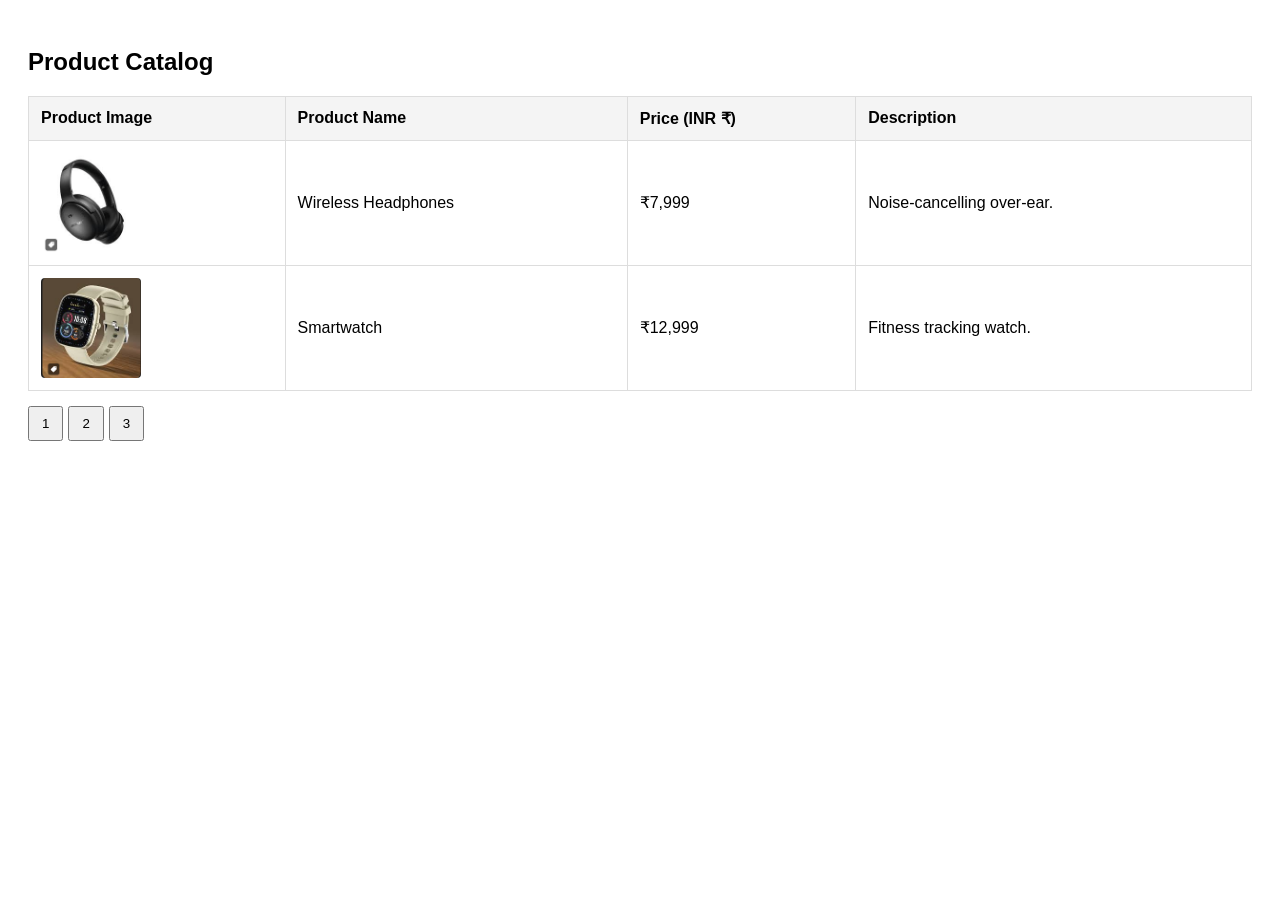
<file: WAAD MAIN/w1/index.html>
<!DOCTYPE html>
<html lang="en">
<head>
    <link rel="stylesheet" href="style.css">
    <title>Product Catalog</title>
</head>
<body>

    <h2>Product Catalog</h2>
    
    <div class="table-container">
        <table id="productTable">
            <thead>
                <tr>
                    <th>Product Image</th>
                    <th>Product Name</th>
                    <th>Price (INR ₹)</th>
                    <th>Description</th>
                </tr>
            </thead>
            <tbody id="tableBody">
                </tbody>
        </table>
    </div>

    <div id="pagination" class="pagination"></div>

    <script src="script.js"></script>
</body>
</html>
</file>
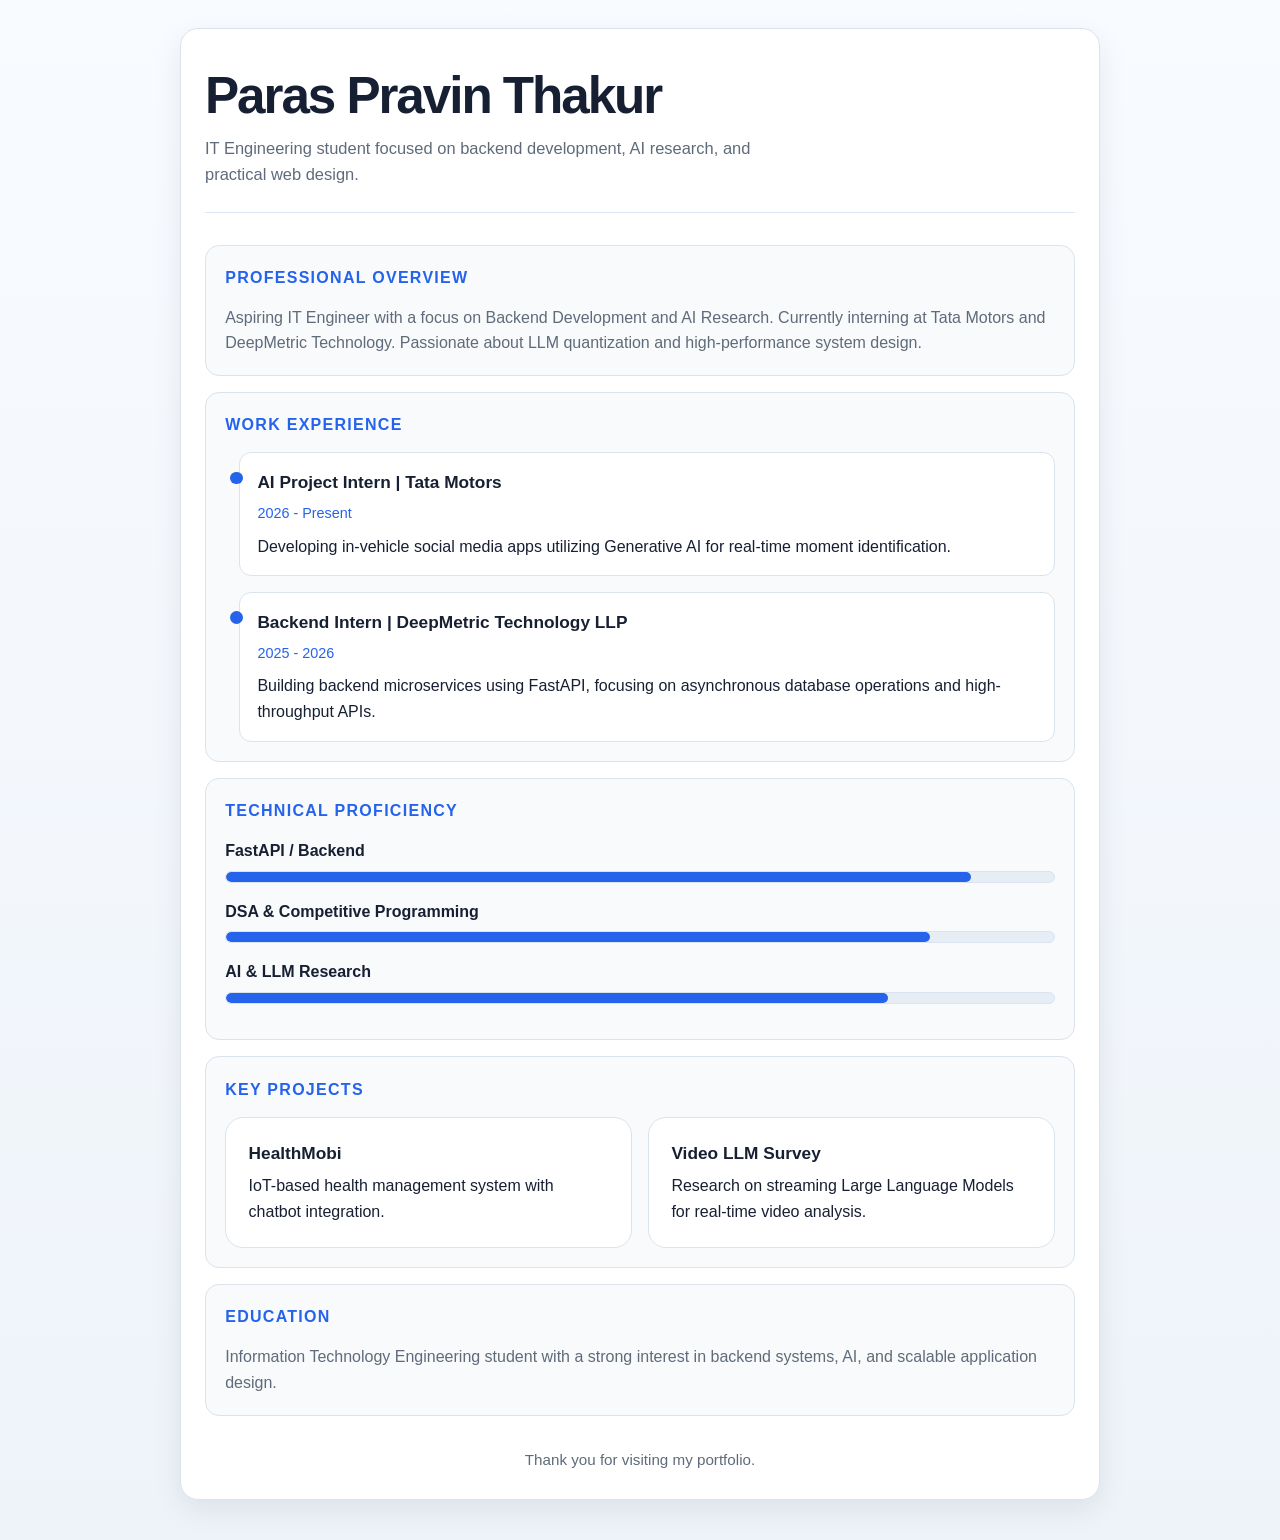
<file: WAAD MAIN/w2/index.html>
<!DOCTYPE html>
<html lang="en">
<head>
    <meta charset="UTF-8">
    <meta name="viewport" content="width=device-width, initial-scale=1.0">
    <title>Paras Pravin Thakur | Portfolio</title>
    <link rel="stylesheet" href="style.css">
</head>
<body>

    <main class="content">
        <header>
            <h1>Paras Pravin Thakur</h1>
            <p>IT Engineering student focused on backend development, AI research, and practical web design.</p>
        </header>

        <section id="about">
            <h2>Professional Overview</h2>
            <p>Aspiring IT Engineer with a focus on Backend Development and AI Research. Currently interning at Tata Motors and DeepMetric Technology. Passionate about LLM quantization and high-performance system design.</p>
        </section>

        <section id="experience">
            <h2>Work Experience</h2>
            <div class="timeline-container">
                <article class="timeline-item">
                    <h3>AI Project Intern | Tata Motors</h3>
                    <p class="date">2026 - Present</p>
                    <p>Developing in-vehicle social media apps utilizing Generative AI for real-time moment identification.</p>
                </article>
                <article class="timeline-item">
                    <h3>Backend Intern | DeepMetric Technology LLP</h3>
                    <p class="date">2025 - 2026</p>
                    <p>Building backend microservices using FastAPI, focusing on asynchronous database operations and high-throughput APIs.</p>
                </article>
            </div>
        </section>

        <section id="skills">
            <h2>Technical Proficiency</h2>
            <div class="skill-bar">
                <span>FastAPI / Backend</span>
                <div class="bar"><div class="fill" style="width: 90%;"></div></div>
            </div>
            <div class="skill-bar">
                <span>DSA & Competitive Programming</span>
                <div class="bar"><div class="fill" style="width: 85%;"></div></div>
            </div>
            <div class="skill-bar">
                <span>AI & LLM Research</span>
                <div class="bar"><div class="fill" style="width: 80%;"></div></div>
            </div>
        </section>

        <section id="projects">
            <h2>Key Projects</h2>
            <div class="project-grid">
                <div class="project-card">
                    <h3>HealthMobi</h3>
                    <p>IoT-based health management system with chatbot integration.</p>
                </div>
                <div class="project-card">
                    <h3>Video LLM Survey</h3>
                    <p>Research on streaming Large Language Models for real-time video analysis.</p>
                </div>
            </div>
        </section>

        <section id="education">
            <h2>Education</h2>
            <p>Information Technology Engineering student with a strong interest in backend systems, AI, and scalable application design.</p>
        </section>

        <footer>
            <p>Thank you for visiting my portfolio.</p>
        </footer>
    </main>

</body>
</html>
</file>
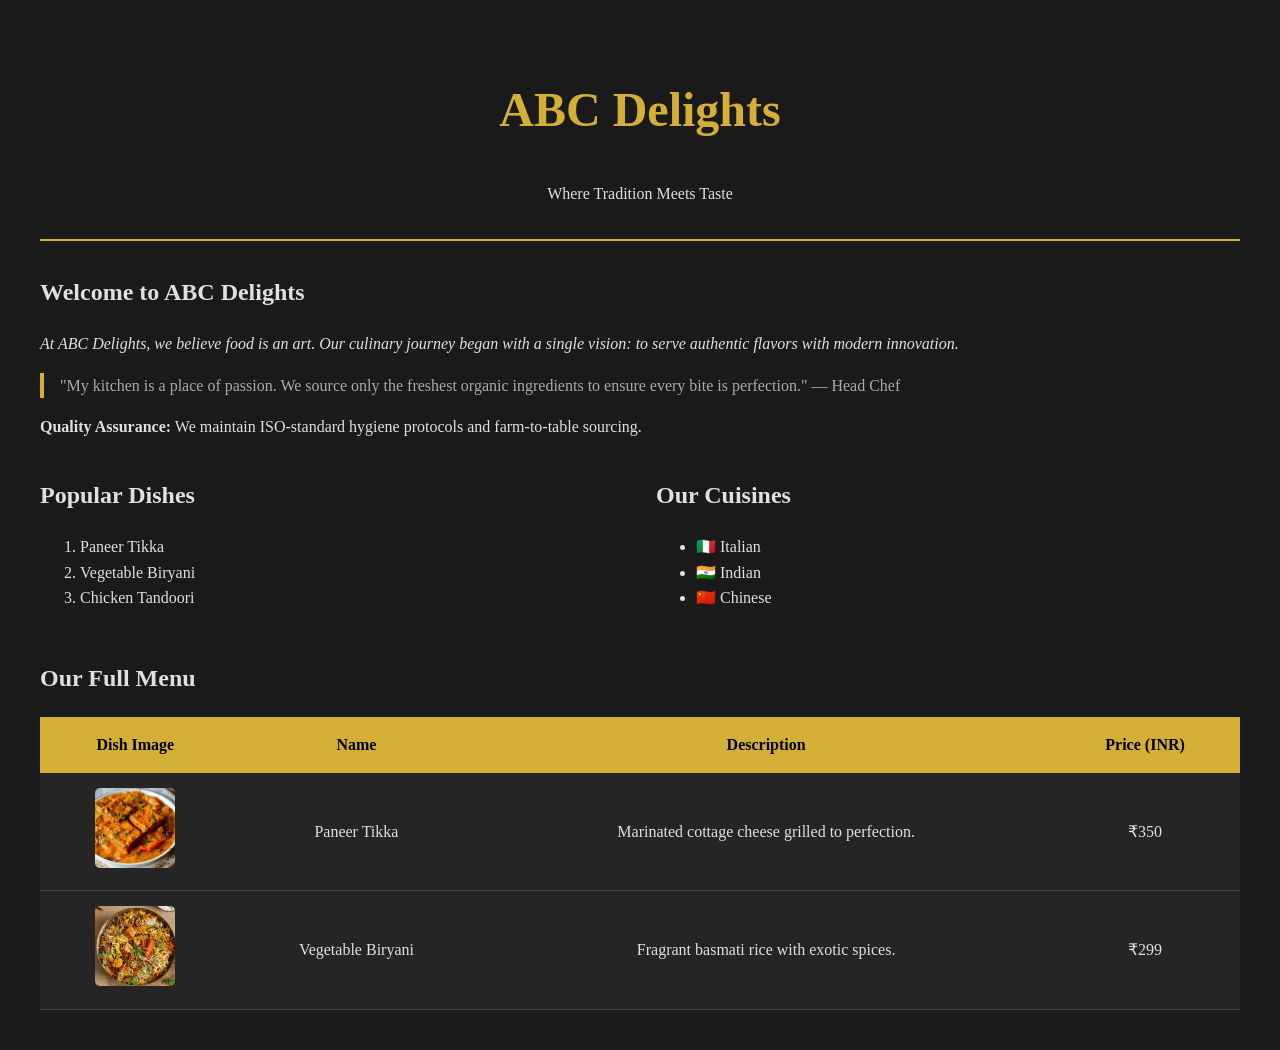
<file: WAAD MAIN/w3/index.html>
<!doctype html>
<html lang="en">
  <head>
    <meta charset="UTF-8" />
    <meta name="viewport" content="width=device-width, initial-scale=1.0" />
    <title>ABC Delights | Menu</title>
    <link rel="stylesheet" href="style.css" />
  </head>
  <body>
    <header>
      <h1>ABC Delights</h1>
      <p>Where Tradition Meets Taste</p>
    </header>

    <main>
      <section id="intro">
        <h2>Welcome to ABC Delights</h2>
        <p class="intro-text">
          At ABC Delights, we believe food is an art. Our culinary journey began
          with a single vision: to serve authentic flavors with modern
          innovation.
        </p>
        <blockquote>
          "My kitchen is a place of passion. We source only the freshest organic
          ingredients to ensure every bite is perfection." — Head Chef
        </blockquote>
        <p>
          <strong>Quality Assurance:</strong> We maintain ISO-standard hygiene
          protocols and farm-to-table sourcing.
        </p>
      </section>

      <div class="info-grid">
        <section>
          <h2>Popular Dishes</h2>
          <ol>
            <li>Paneer Tikka</li>
            <li>Vegetable Biryani</li>
            <li>Chicken Tandoori</li>
          </ol>
        </section>
        <section>
          <h2>Our Cuisines</h2>
          <ul>
            <li>🇮🇹 Italian</li>
            <li>🇮🇳 Indian</li>
            <li>🇨🇳 Chinese</li>
          </ul>
        </section>
      </div>

      <section id="menu">
        <h2>Our Full Menu</h2>
        <table>
          <thead>
            <tr>
              <th>Dish Image</th>
              <th>Name</th>
              <th>Description</th>
              <th>Price (INR)</th>
            </tr>
          </thead>
          <tbody>
            <tr>
              <td><img src="paneer.jpg" alt="Paneer Tikka" /></td>
              <td>Paneer Tikka</td>
              <td>Marinated cottage cheese grilled to perfection.</td>
              <td>₹350</td>
            </tr>
            <tr>
              <td><img src="biryani.jpg" alt="Biryani" /></td>
              <td>Vegetable Biryani</td>
              <td>Fragrant basmati rice with exotic spices.</td>
              <td>₹299</td>
            </tr>
          </tbody>
        </table>
      </section>
    </main>
  </body>
</html>
</file>
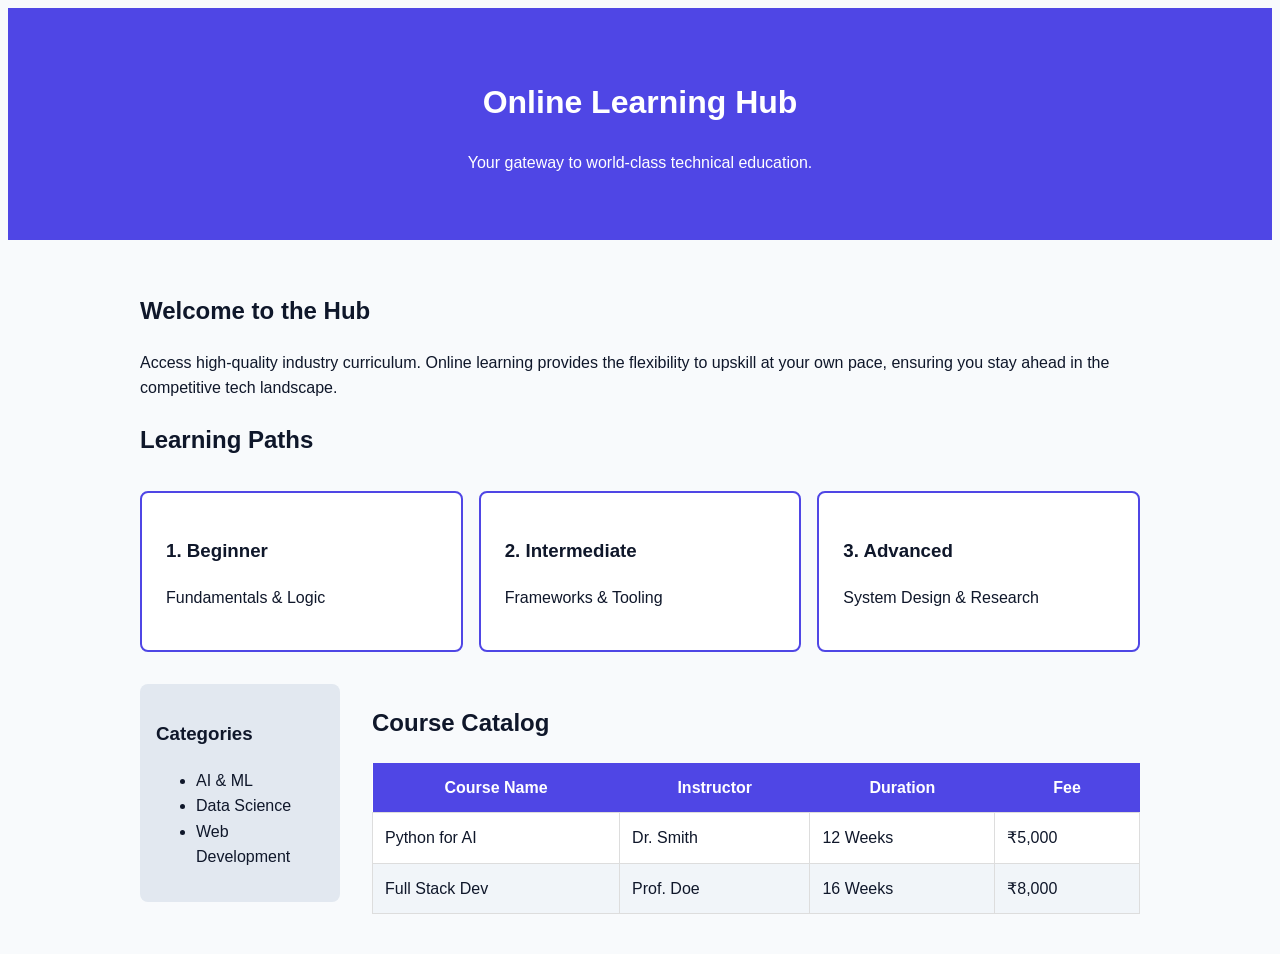
<file: WAAD MAIN/w4/index.html>
<!DOCTYPE html>
<html lang="en">
<head>
    <meta charset="UTF-8">
    <title>Online Learning Hub</title>
    <link rel="stylesheet" href="style.css">
</head>
<body>

    <header>
        <h1>Online Learning Hub</h1>
        <p>Your gateway to world-class technical education.</p>
    </header>

    <main class="container">
        <section id="intro">
            <h2>Welcome to the Hub</h2>
            <p>Access high-quality industry curriculum. Online learning provides the flexibility to upskill at your own pace, ensuring you stay ahead in the competitive tech landscape.</p>
        </section>

        <section id="paths">
            <h2>Learning Paths</h2>
            <div class="path-grid">
                <div class="path-card"><h3>1. Beginner</h3><p>Fundamentals & Logic</p></div>
                <div class="path-card"><h3>2. Intermediate</h3><p>Frameworks & Tooling</p></div>
                <div class="path-card"><h3>3. Advanced</h3><p>System Design & Research</p></div>
            </div>
        </section>

        <section id="courses">
            <div class="content-wrapper">
                <aside class="sidebar">
                    <h3>Categories</h3>
                    <ul>
                        <li>AI & ML</li>
                        <li>Data Science</li>
                        <li>Web Development</li>
                    </ul>
                </aside>

                <article class="table-area">
                    <h2>Course Catalog</h2>
                    <table>
                        <thead>
                            <tr>
                                <th>Course Name</th>
                                <th>Instructor</th>
                                <th>Duration</th>
                                <th>Fee</th>
                            </tr>
                        </thead>
                        <tbody>
                            <tr>
                                <td>Python for AI</td>
                                <td>Dr. Smith</td>
                                <td>12 Weeks</td>
                                <td>₹5,000</td>
                            </tr>
                            <tr>
                                <td>Full Stack Dev</td>
                                <td>Prof. Doe</td>
                                <td>16 Weeks</td>
                                <td>₹8,000</td>
                            </tr>
                        </tbody>
                    </table>
                </article>
            </div>
        </section>
    </main>

</body>
</html>
</file>
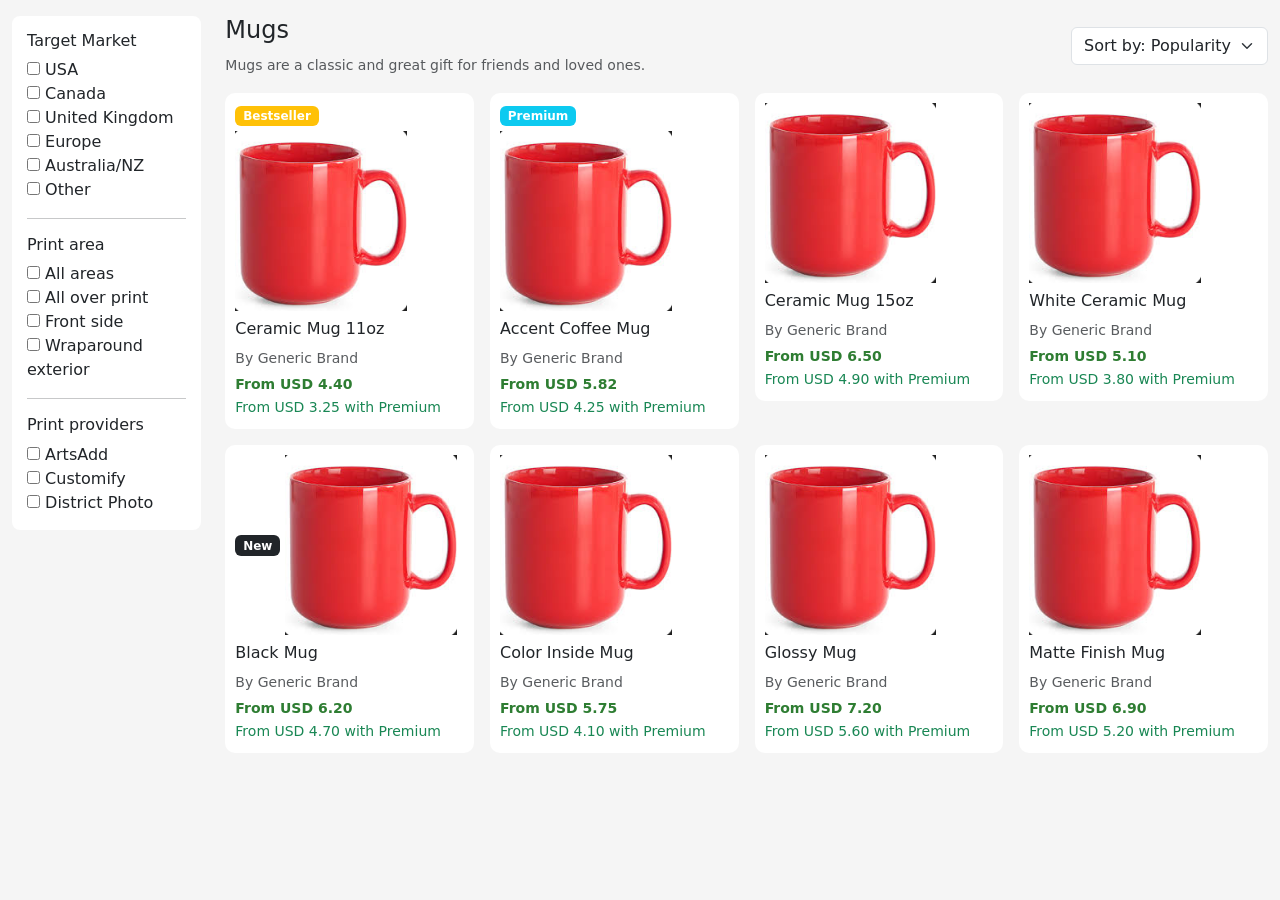
<file: WAAD MAIN/w5/index.html>
<!doctype html>
<html lang="en">
  <head>
    <meta charset="UTF-8" />
    <meta name="viewport" content="width=device-width, initial-scale=1" />
    <title>Mugs Listing</title>

    <link
      href="https://cdn.jsdelivr.net/npm/bootstrap@5.3.0/dist/css/bootstrap.min.css"
      rel="stylesheet"
    />

    <style>
      body {
        background: #f5f5f5;
      }

      .sidebar {
        background: white;
        padding: 15px;
        border-radius: 8px;
      }

      .product-card {
        background: white;
        border-radius: 10px;
        padding: 10px;
        transition: 0.2s;
      }

      .product-card:hover {
        transform: scale(1.02);
      }

      .product-img {
        height: 180px;
        object-fit: contain;
      }

      .badge-custom {
        font-size: 12px;
        margin-bottom: 5px;
      }

      .price {
        color: #2e7d32;
        font-weight: bold;
        font-size: 14px;
      }
    </style>
  </head>

  <body>
    <div class="container-fluid mt-3">
      <div class="row">
        <!-- Sidebar -->
        <div class="col-lg-2 col-md-3 mb-3">
          <div class="sidebar">
            <h6>Target Market</h6>
            <div><input type="checkbox" /> USA</div>
            <div><input type="checkbox" /> Canada</div>
            <div><input type="checkbox" /> United Kingdom</div>
            <div><input type="checkbox" /> Europe</div>
            <div><input type="checkbox" /> Australia/NZ</div>
            <div><input type="checkbox" /> Other</div>

            <hr />

            <h6>Print area</h6>
            <div><input type="checkbox" /> All areas</div>
            <div><input type="checkbox" /> All over print</div>
            <div><input type="checkbox" /> Front side</div>
            <div><input type="checkbox" /> Wraparound exterior</div>

            <hr />

            <h6>Print providers</h6>
            <div><input type="checkbox" /> ArtsAdd</div>
            <div><input type="checkbox" /> Customify</div>
            <div><input type="checkbox" /> District Photo</div>
          </div>
        </div>

        <!-- Main Content -->
        <div class="col-lg-10 col-md-9">
          <!-- Header -->
          <div class="d-flex justify-content-between align-items-center mb-3">
            <div>
              <h4>Mugs</h4>
              <small class="text-muted">
                Mugs are a classic and great gift for friends and loved ones.
              </small>
            </div>

            <!-- Sort -->
            <select class="form-select w-auto">
              <option>Sort by: Popularity</option>
              <option>Price Low to High</option>
              <option>Price High to Low</option>
            </select>
          </div>

          <!-- Product Grid -->
          <div class="row g-3">
            <!-- Product 1 -->
            <div class="col-lg-3 col-md-4 col-sm-6">
              <div class="product-card">
                <span class="badge bg-warning badge-custom">Bestseller</span>
                <img src="image.png" class="img-fluid product-img" />
                <h6 class="mt-2">Ceramic Mug 11oz</h6>
                <small class="text-muted">By Generic Brand</small>
                <div class="price mt-1">From USD 4.40</div>
                <small class="text-success">From USD 3.25 with Premium</small>
              </div>
            </div>

            <!-- Product 2 -->
            <div class="col-lg-3 col-md-4 col-sm-6">
              <div class="product-card">
                <span class="badge bg-info badge-custom">Premium</span>
                <img src="image.png" class="img-fluid product-img" />
                <h6 class="mt-2">Accent Coffee Mug</h6>
                <small class="text-muted">By Generic Brand</small>
                <div class="price mt-1">From USD 5.82</div>
                <small class="text-success">From USD 4.25 with Premium</small>
              </div>
            </div>

            <!-- Product 3 -->
            <div class="col-lg-3 col-md-4 col-sm-6">
              <div class="product-card">
                <img src="image.png" class="img-fluid product-img" />
                <h6 class="mt-2">Ceramic Mug 15oz</h6>
                <small class="text-muted">By Generic Brand</small>
                <div class="price mt-1">From USD 6.50</div>
                <small class="text-success">From USD 4.90 with Premium</small>
              </div>
            </div>

            <!-- Product 4 -->
            <div class="col-lg-3 col-md-4 col-sm-6">
              <div class="product-card">
                <img src="image.png" class="img-fluid product-img" />
                <h6 class="mt-2">White Ceramic Mug</h6>
                <small class="text-muted">By Generic Brand</small>
                <div class="price mt-1">From USD 5.10</div>
                <small class="text-success">From USD 3.80 with Premium</small>
              </div>
            </div>

            <!-- Product 5 -->
            <div class="col-lg-3 col-md-4 col-sm-6">
              <div class="product-card">
                <span class="badge bg-dark badge-custom">New</span>
                <img src="image.png" class="img-fluid product-img" />
                <h6 class="mt-2">Black Mug</h6>
                <small class="text-muted">By Generic Brand</small>
                <div class="price mt-1">From USD 6.20</div>
                <small class="text-success">From USD 4.70 with Premium</small>
              </div>
            </div>

            <!-- Product 6 -->
            <div class="col-lg-3 col-md-4 col-sm-6">
              <div class="product-card">
                <img src="image.png" class="img-fluid product-img" />
                <h6 class="mt-2">Color Inside Mug</h6>
                <small class="text-muted">By Generic Brand</small>
                <div class="price mt-1">From USD 5.75</div>
                <small class="text-success">From USD 4.10 with Premium</small>
              </div>
            </div>

            <!-- Product 7 -->
            <div class="col-lg-3 col-md-4 col-sm-6">
              <div class="product-card">
                <img src="image.png" class="img-fluid product-img" />
                <h6 class="mt-2">Glossy Mug</h6>
                <small class="text-muted">By Generic Brand</small>
                <div class="price mt-1">From USD 7.20</div>
                <small class="text-success">From USD 5.60 with Premium</small>
              </div>
            </div>

            <!-- Product 8 -->
            <div class="col-lg-3 col-md-4 col-sm-6">
              <div class="product-card">
                <img src="image.png" class="img-fluid product-img" />
                <h6 class="mt-2">Matte Finish Mug</h6>
                <small class="text-muted">By Generic Brand</small>
                <div class="price mt-1">From USD 6.90</div>
                <small class="text-success">From USD 5.20 with Premium</small>
              </div>
            </div>
          </div>
        </div>
      </div>
    </div>
  </body>
</html>
</file>
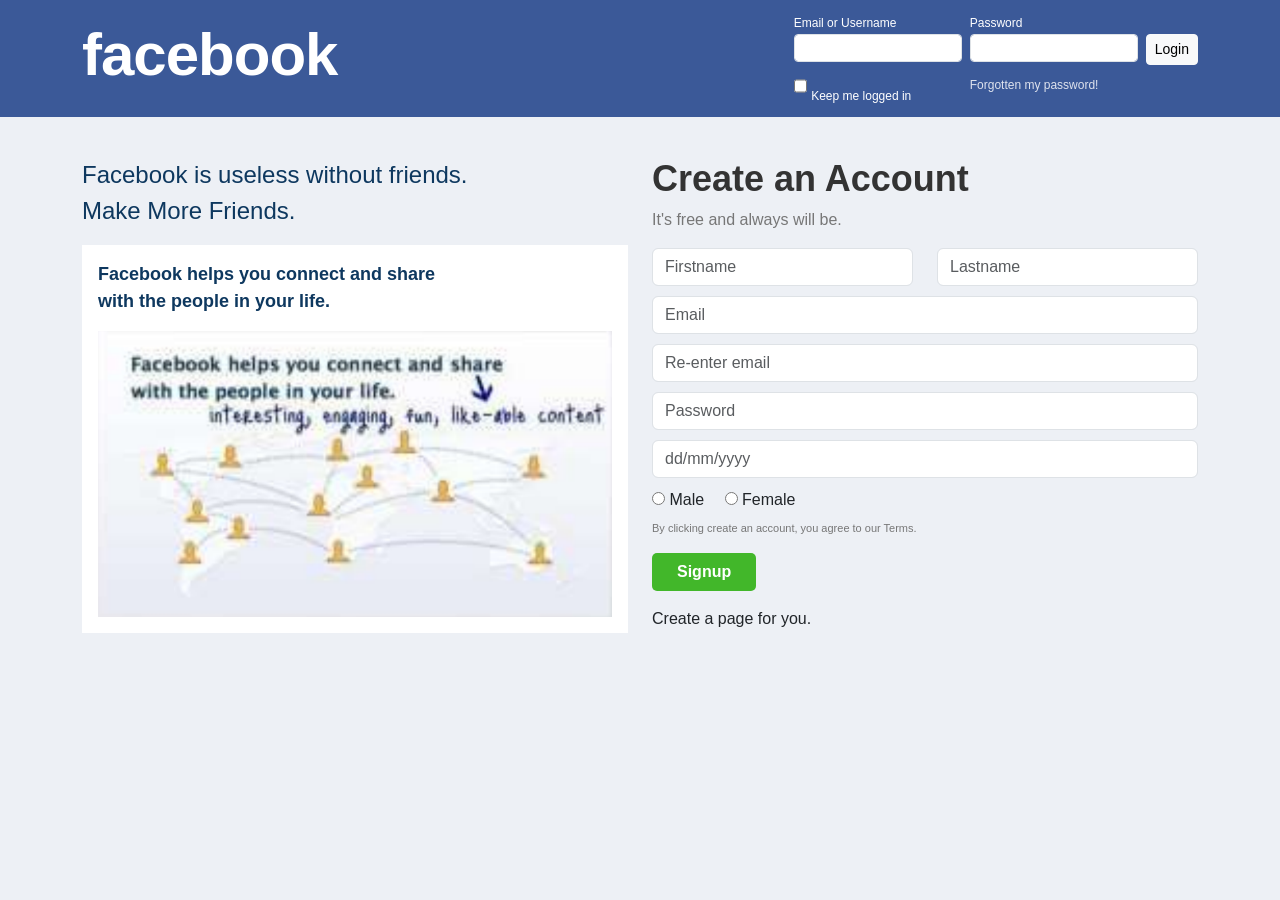
<file: WAAD MAIN/w7/index.html>
<!doctype html>
<html lang="en">
  <head>
    <meta charset="UTF-8" />
    <meta name="viewport" content="width=device-width, initial-scale=1" />
    <title>Facebook Clone</title>

    <link
      href="https://cdn.jsdelivr.net/npm/bootstrap@5.3.0/dist/css/bootstrap.min.css"
      rel="stylesheet"
    />

    <style>
      body {
        background: #edf0f5;
        font-family: Arial, sans-serif;
      }
.subtitle {
    color: #777;
    font-size: 16px;
}
      /* 🔵 Header */
      .header {
        background: #3b5998;
        padding: 10px 0;
        color: white;
      }

      .logo {
        font-size: 60px;
        font-weight: bold;
        color: #ffffff;
        font-family: Helvetica, Arial, sans-serif;
        letter-spacing: -1px;
      }

      /* login form (top right) */
      .login-form input {
        height: 28px;
        font-size: 12px;
      }

      .login-form label {
        font-size: 12px;
      }

      .login-form a {
        font-size: 12px;
        color: #dfe3ee;
        text-decoration: none;
      }

      /* main section */
      .main {
        margin-top: 40px;
      }

      /* left text */
      .left-text {
        font-size: 24px;
        font-weight: 500;
        color: #1c1e21;
        color: #0e385f;
      }

      /* form styling */
      .form-control {
        margin-bottom: 10px;
      }

      .signup-btn {
        background: #42b72a;
        color: white;
        font-weight: bold;
        border-radius: 5px;
      }

      .signup-btn:hover {
        background: #36a420;
      }

      .small-text {
        font-size: 11px;
        color: #777;
      }
      .info-text {
        color: #0e385f;
        font-weight: bold;
        font-size: 18px;
      }
      .signup-title {
    color: #333;
    font-size: 36px;
    font-weight: bold;
}
    </style>
  </head>

  <body>
    <!-- 🔵 HEADER -->
    <div class="header">
      <div class="container d-flex justify-content-between align-items-start">
        <!-- Logo -->
        <div class="logo">facebook</div>

        <!-- Login -->
        <form class="login-form d-flex align-items-start gap-2">
          <div>
            <label>Email or Username</label>
            <input type="text" class="form-control form-control-sm" />
            <div>
              <input type="checkbox" />
              <span style="font-size: 12px">Keep me logged in</span>
            </div>
          </div>

          <div>
            <label>Password</label>
            <input type="password" class="form-control form-control-sm" />
            <a href="#">Forgotten my password!</a>
          </div>

          <div class="mt-4">
            <button class="btn btn-light btn-sm">Login</button>
          </div>
        </form>
      </div>
    </div>

    <!-- 🔵 MAIN -->
    <div class="container main">
      <div class="row">
        <!-- LEFT -->
        <div class="col-md-6">
          <p class="left-text">
            Facebook is useless without friends.<br />
            Make More Friends.
          </p>

          <div class="bg-white p-3 mt-3">
            <p class="info-text">
              Facebook helps you connect and share<br />
              with the people in your life.
            </p>

            <img src="image.png" class="img-fluid" />
          </div>
        </div>

        <!-- RIGHT -->
        <div class="col-md-6">
          <h2 class="signup-title">Create an Account</h2>
          <p class="subtitle">It's free and always will be.</p>

          <!-- Names -->
          <div class="row">
            <div class="col">
              <input type="text" class="form-control" placeholder="Firstname" />
            </div>
            <div class="col">
              <input type="text" class="form-control" placeholder="Lastname" />
            </div>
          </div>

          <input type="text" class="form-control" placeholder="Email" />
          <input
            type="text"
            class="form-control"
            placeholder="Re-enter email"
          />
          <input type="password" class="form-control" placeholder="Password" />

          <!-- DOB -->
          <input type="text" class="form-control" placeholder="dd/mm/yyyy" />

          <!-- Gender -->
          <div class="my-2">
            <input type="radio" name="g" /> Male
            <input type="radio" name="g" class="ms-3" /> Female
          </div>

          <p class="small-text">
            By clicking create an account, you agree to our Terms.
          </p>

          <button class="btn signup-btn px-4">Signup</button>

          <p class="mt-3">Create a page for you.</p>
        </div>
      </div>
    </div>
  </body>
</html>
</file>
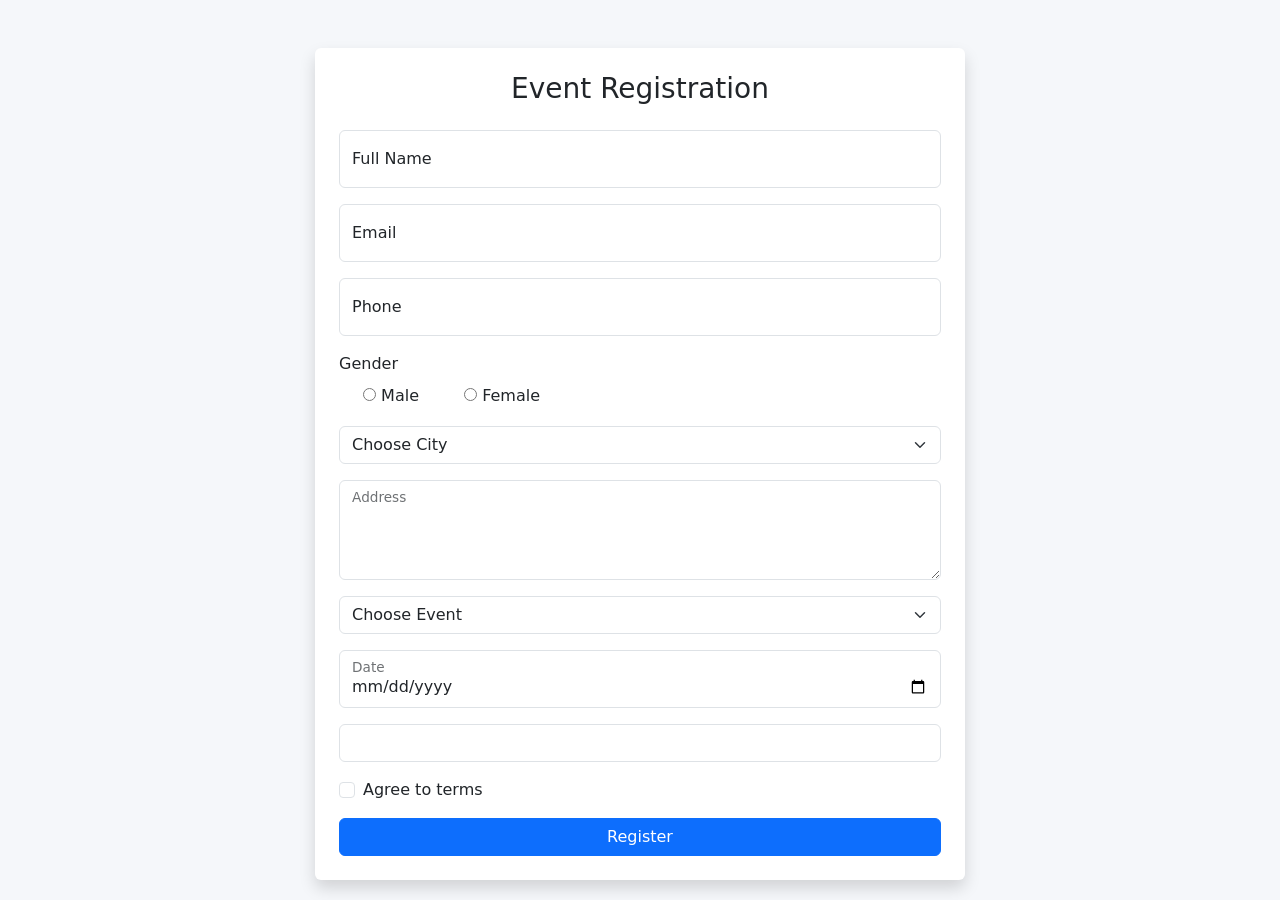
<file: WAAD MAIN/w8/index.html>
<!DOCTYPE html>
<html lang="en">
<head>
<meta charset="UTF-8">
<meta name="viewport" content="width=device-width, initial-scale=1">
<title>Event Registration</title>

<link href="https://cdn.jsdelivr.net/npm/bootstrap@5.3.0/dist/css/bootstrap.min.css" rel="stylesheet">

<style>
body { background: #f5f7fa; }
.form-container { max-width: 650px; margin: auto; }
</style>
</head>

<body>

<div class="container mt-5">
  <div class="form-container bg-white p-4 rounded shadow">

    <h3 class="text-center mb-4">Event Registration</h3>

    <form class="needs-validation" novalidate>

      <!-- Name -->
      <div class="form-floating mb-3">
        <input type="text" id="name" class="form-control" placeholder="Name"
        data-bs-toggle="tooltip" title="Start with capital, only letters" required>
        <label>Full Name</label>
        <div class="invalid-feedback"></div>
      </div>

      <!-- Email -->
      <div class="form-floating mb-3">
        <input type="email" id="email" class="form-control" placeholder="Email"
        data-bs-toggle="tooltip" title="Enter valid email (abc@gmail.com)" required>
        <label>Email</label>
        <div class="invalid-feedback"></div>
      </div>

      <!-- Phone -->
      <div class="form-floating mb-3">
        <input type="tel" id="phone" class="form-control" placeholder="Phone"
        maxlength="10"
        oninput="this.value=this.value.replace(/[^0-9]/g,'')"
        data-bs-toggle="tooltip" title="Enter 10 digit number" required>
        <label>Phone</label>
        <div class="invalid-feedback"></div>
      </div>

      <!-- Gender -->
      <div class="mb-3">
        <label class="form-label">Gender</label><br>
        <div class="form-check form-check-inline">
          <input type="radio" name="gender" value="male" required>
          <label>Male</label>
        </div>
        <div class="form-check form-check-inline">
          <input type="radio" name="gender" value="female" required>
          <label>Female</label>
        </div>
        <div class="invalid-feedback d-block"></div>
      </div>

      <!-- City -->
      <div class="mb-3">
        <select id="city" class="form-select"
        data-bs-toggle="tooltip" title="Select your city" required>
          <option value="">Choose City</option>
          <option>Pune</option>
          <option>Mumbai</option>
          <option>Delhi</option>
        </select>
        <div class="invalid-feedback"></div>
      </div>

      <!-- Address -->
      <div class="form-floating mb-3">
        <textarea id="address" class="form-control" style="height:100px"
        data-bs-toggle="tooltip" title="Enter full address" required></textarea>
        <label>Address</label>
        <div class="invalid-feedback"></div>
      </div>

      <!-- Event -->
      <div class="mb-3">
        <select id="event" class="form-select"
        data-bs-toggle="tooltip" title="Select event type" required>
          <option value="">Choose Event</option>
          <option>Workshop</option>
          <option>Seminar</option>
          <option>Hackathon</option>
        </select>
        <div class="invalid-feedback"></div>
      </div>

      <!-- Date -->
      <div class="form-floating mb-3">
        <input type="date" id="date" class="form-control"
        data-bs-toggle="tooltip" title="Choose future date" required>
        <label>Date</label>
        <div class="invalid-feedback"></div>
      </div>

      <!-- College -->
      <div class="mb-3">
        <input type="text" id="college" class="form-control"
        data-bs-toggle="tooltip" title="Enter college name" required>
        <div class="invalid-feedback"></div>
      </div>

      <!-- Terms -->
      <div class="form-check mb-3">
        <input type="checkbox" id="terms" class="form-check-input" required>
        <label class="form-check-label">Agree to terms</label>
        <div class="invalid-feedback"></div>
      </div>

      <button class="btn btn-primary w-100">Register</button>

    </form>
  </div>
</div>

<script src="https://cdn.jsdelivr.net/npm/bootstrap@5.3.0/dist/js/bootstrap.bundle.min.js"></script>

<script>
// TOOLTIP INIT
document.querySelectorAll('[data-bs-toggle="tooltip"]').forEach(el => new bootstrap.Tooltip(el));

// ELEMENTS
const form = document.querySelector("form");
const name = document.getElementById("name");
const email = document.getElementById("email");
const phone = document.getElementById("phone");
const date = document.getElementById("date");
const city = document.getElementById("city");
const address = document.getElementById("address");
const event = document.getElementById("event");
const college = document.getElementById("college");

// HELPERS
function setInvalid(el, msg){
  el.classList.add("is-invalid");
  el.classList.remove("is-valid");
  el.parentElement.querySelector(".invalid-feedback").innerText = msg;
}
function setValid(el){
  el.classList.remove("is-invalid");
  el.classList.add("is-valid");
}

// VALIDATIONS
function validateName(){
  if(!/^[A-Z][a-zA-Z ]*$/.test(name.value))
    return setInvalid(name,"Start with capital, letters only"), false;
  setValid(name); return true;
}

function validateEmail(){
  if(!/^[^\s@]+@[^\s@]+\.[^\s@]+$/.test(email.value))
    return setInvalid(email,"Invalid email"), false;
  setValid(email); return true;
}

function validatePhone(){
  if(!/^[0-9]{10}$/.test(phone.value))
    return setInvalid(phone,"Enter 10 digits"), false;
  setValid(phone); return true;
}

function validateDate(){
  let today = new Date().toISOString().split("T")[0];
  if(!date.value || date.value < today)
    return setInvalid(date,"Future date only"), false;
  setValid(date); return true;
}

function validateSelect(el,msg){
  if(!el.value) return setInvalid(el,msg), false;
  setValid(el); return true;
}

function validateText(el,msg){
  if(!el.value.trim()) return setInvalid(el,msg), false;
  setValid(el); return true;
}

// BLUR EVENTS
name.onblur=validateName;
email.onblur=validateEmail;
phone.onblur=validatePhone;
date.onblur=validateDate;
city.onblur=()=>validateSelect(city,"Select city");
event.onblur=()=>validateSelect(event,"Select event");
address.onblur=()=>validateText(address,"Enter address");
college.onblur=()=>validateText(college,"Enter college");

// SUBMIT
form.onsubmit=function(e){
  let ok=true;

  if(!validateName()) ok=false;
  if(!validateEmail()) ok=false;
  if(!validatePhone()) ok=false;
  if(!validateDate()) ok=false;
  if(!validateSelect(city,"Select city")) ok=false;
  if(!validateSelect(event,"Select event")) ok=false;
  if(!validateText(address,"Enter address")) ok=false;
  if(!validateText(college,"Enter college")) ok=false;

  if(!document.querySelector('input[name="gender"]:checked')){
    document.querySelector(".form-check").classList.add("is-invalid");
    ok=false;
  }

  if(!ok) e.preventDefault();
}
</script>

</body>
</html>
</file>
<file: WAAD MAIN/w1/style.css>
body {
    font-family: sans-serif;
    padding: 20px;
}

/* Responsive Container */
.table-container {
    overflow-x: auto;
    margin-top: 20px;
}

table {
    width: 100%;
    border-collapse: collapse;
    min-width: 600px;
}

th,
td {
    border: 1px solid #ddd;
    padding: 12px;
    text-align: left;
}
td img {
    width: 100px;
    /* Set your preferred size */
    height: 100px;
    /* Keep width and height the same for a square look */
    object-fit: cover;
    /* This prevents stretching and maintains aspect ratio */
    border-radius: 4px;
    /* Optional: adds a nice modern rounded edge */
    display: block;
    /* Removes any weird spacing issues below the image */
}

th {
    background-color: #f4f4f4;
}

img {
    width: 50px;
    height: 50px;
}

/* Pagination Styling */
.pagination {
    margin-top: 15px;
}

.pagination button {
    padding: 8px 12px;
    margin-right: 5px;
    cursor: pointer;
}

.pagination button.active {
    background-color: #007bff;
    color: white;
    border: none;
}
</file>
<file: WAAD MAIN/w2/style.css>
:root {
    --bg-color: #f4f7fb;
    --panel: #ffffff;
    --panel-strong: #f8fafc;
    --text-color: #172033;
    --muted-text: #5f6b7a;
    --accent: #2563eb;
    --accent-strong: #1d4ed8;
    --border: #dbe3ee;
}

* {
    box-sizing: border-box;
    margin: 0;
    padding: 0;
}

body {
    min-height: 100vh;
    font-family: 'Segoe UI', Tahoma, Geneva, Verdana, sans-serif;
    line-height: 1.6;
    background: linear-gradient(180deg, #f8fbff 0%, #eef3f9 100%);
    color: var(--text-color);
    padding: 28px 18px 40px;
}

html {
    scroll-behavior: smooth;
}

/* Main Content Styling */
.content {
    padding: 1.5rem;
    max-width: 920px;
    margin: 0 auto;
    border: 1px solid var(--border);
    border-radius: 18px;
    background: var(--panel);
    box-shadow: 0 10px 30px rgba(15, 23, 42, 0.08);
}

header {
    padding: 1rem 0 1.5rem;
    border-bottom: 1px solid var(--border);
    margin-bottom: 2rem;
}

header h1 {
    font-size: clamp(2rem, 4vw, 3.25rem);
    line-height: 1.05;
    letter-spacing: -0.04em;
    margin-bottom: 0.75rem;
}

header p {
    max-width: 62ch;
    color: var(--muted-text);
    font-size: 1.03rem;
}

section {
    margin-bottom: 1rem;
    padding: 1.2rem;
    border: 1px solid var(--border);
    border-radius: 14px;
    background: var(--panel-strong);
}

section h2 {
    font-size: 1rem;
    letter-spacing: 0.08em;
    text-transform: uppercase;
    color: var(--accent);
    margin-bottom: 0.9rem;
}

section > p {
    color: var(--muted-text);
}

/* Timeline Visual */
.timeline-container {
    display: grid;
    gap: 1rem;
    padding-left: 0.25rem;
}

.timeline-item {
    position: relative;
    padding: 1rem 1rem 1rem 1.1rem;
    margin-left: 0.6rem;
    border-left: 2px solid var(--accent);
    background: #fff;
    border-radius: 12px;
    border: 1px solid var(--border);
}

.timeline-item::before {
    content: '';
    position: absolute;
    left: -0.6rem;
    top: 1.15rem;
    width: 0.8rem;
    height: 0.8rem;
    border-radius: 999px;
    background: var(--accent);
}

.timeline-item h3,
.project-card h3 {
    margin-bottom: 0.35rem;
    font-size: 1.08rem;
}

.date {
    color: var(--accent);
    font-size: 0.9rem;
    margin-bottom: 0.5rem;
}

/* Skill Meter Logic (Pure CSS) */
.skill-bar {
    margin-bottom: 1rem;
}

.skill-bar span {
    display: inline-block;
    margin-bottom: 0.45rem;
    color: var(--text-color);
    font-weight: 600;
}

.bar {
    height: 12px;
    border-radius: 999px;
    overflow: hidden;
    background: #e7edf5;
    border: 1px solid var(--border);
}

.fill {
    background: var(--accent);
    height: 100%;
    border-radius: inherit;
}

/* Grid for Projects */
.project-grid {
    display: grid;
    grid-template-columns: repeat(auto-fit, minmax(230px, 1fr));
    gap: 1rem;
}

.project-card {
    position: relative;
    overflow: hidden;
    padding: 1.4rem;
    border-radius: 18px;
    border: 1px solid var(--border);
    background: #fff;
    transition: transform 180ms ease, border-color 180ms ease;
}

.project-card:hover {
    transform: translateY(-4px);
    border-color: var(--accent);
}

footer {
    text-align: center;
    padding: 1rem 0 0.2rem;
    color: var(--muted-text);
}

footer p {
    font-size: 0.95rem;
}

@media (max-width: 640px) {
    body {
        padding: 14px 10px 24px;
    }

    .content {
        padding: 1.1rem;
        border-radius: 16px;
    }

    section {
        padding: 1.1rem;
    }

    header h1 {
        letter-spacing: -0.03em;
    }
}
</file>
<file: WAAD MAIN/w3/style.css>
:root {
    --bg-color: #1a1a1a;
    --text-color: #e0e0e0;
    --accent: #d4af37;
    /* Gold */
}

body {
    font-family: 'Georgia', serif;
    background-color: var(--bg-color);
    color: var(--text-color);
    line-height: 1.6;
    padding: 2rem;
}

header {
    text-align: center;
    border-bottom: 2px solid var(--accent);
    padding-bottom: 1rem;
    margin-bottom: 2rem;
}

h1 {
    color: var(--accent);
    font-size: 3rem;
}

.intro-text {
    font-style: italic;
    margin-bottom: 1rem;
}

blockquote {
    border-left: 4px solid var(--accent);
    padding-left: 1rem;
    margin: 1rem 0;
    color: #aaa;
}

.info-grid {
    display: grid;
    grid-template-columns: 1fr 1fr;
    gap: 2rem;
    margin-bottom: 2rem;
}

/* Table Styling */
table {
    width: 100%;
    border-collapse: collapse;
    margin-top: 1rem;
    background: #252525;
}

th {
    background: var(--accent);
    color: black;
    padding: 15px;
}

td {
    padding: 15px;
    border-bottom: 1px solid #444;
    text-align: center;
}

/* Thumbnail styling */
td img {
    width: 80px;
    height: 80px;
    object-fit: cover;
    border-radius: 5px;
}

/* Responsive Adjustments */
@media (max-width: 600px) {
    .info-grid {
        grid-template-columns: 1fr;
    }

    table {
        font-size: 0.9rem;
    }
}
</file>
<file: WAAD MAIN/w4/style.css>
:root {
    --primary: #4f46e5;
    --dark: #0f172a;
    --light: #f8fafc;
}

body {
    font-family: 'Segoe UI', sans-serif;
    background: var(--light);
    color: var(--dark);
    line-height: 1.6;
}

.container {
    max-width: 1000px;
    margin: auto;
    padding: 2rem;
}

header {
    text-align: center;
    background: var(--primary);
    color: white;
    padding: 3rem;
}

/* Grid for Learning Paths */
.path-grid {
    display: grid;
    grid-template-columns: repeat(3, 1fr);
    gap: 1rem;
    margin: 2rem 0;
}

.path-card {
    background: white;
    padding: 1.5rem;
    border: 2px solid var(--primary);
    border-radius: 8px;
}

/* Dashboard Layout */
.content-wrapper {
    display: grid;
    grid-template-columns: 200px 1fr;
    gap: 2rem;
}

.sidebar {
    background: #e2e8f0;
    padding: 1rem;
    border-radius: 8px;
    height: fit-content;
}

/* Table Styling */
table {
    width: 100%;
    border-collapse: collapse;
    background: white;
}

th {
    background: var(--primary);
    color: white;
    padding: 12px;
}

td {
    border: 1px solid #ddd;
    padding: 12px;
    text-align: left;
}

tr:nth-child(even) {
    background: #f1f5f9;
}
</file>
